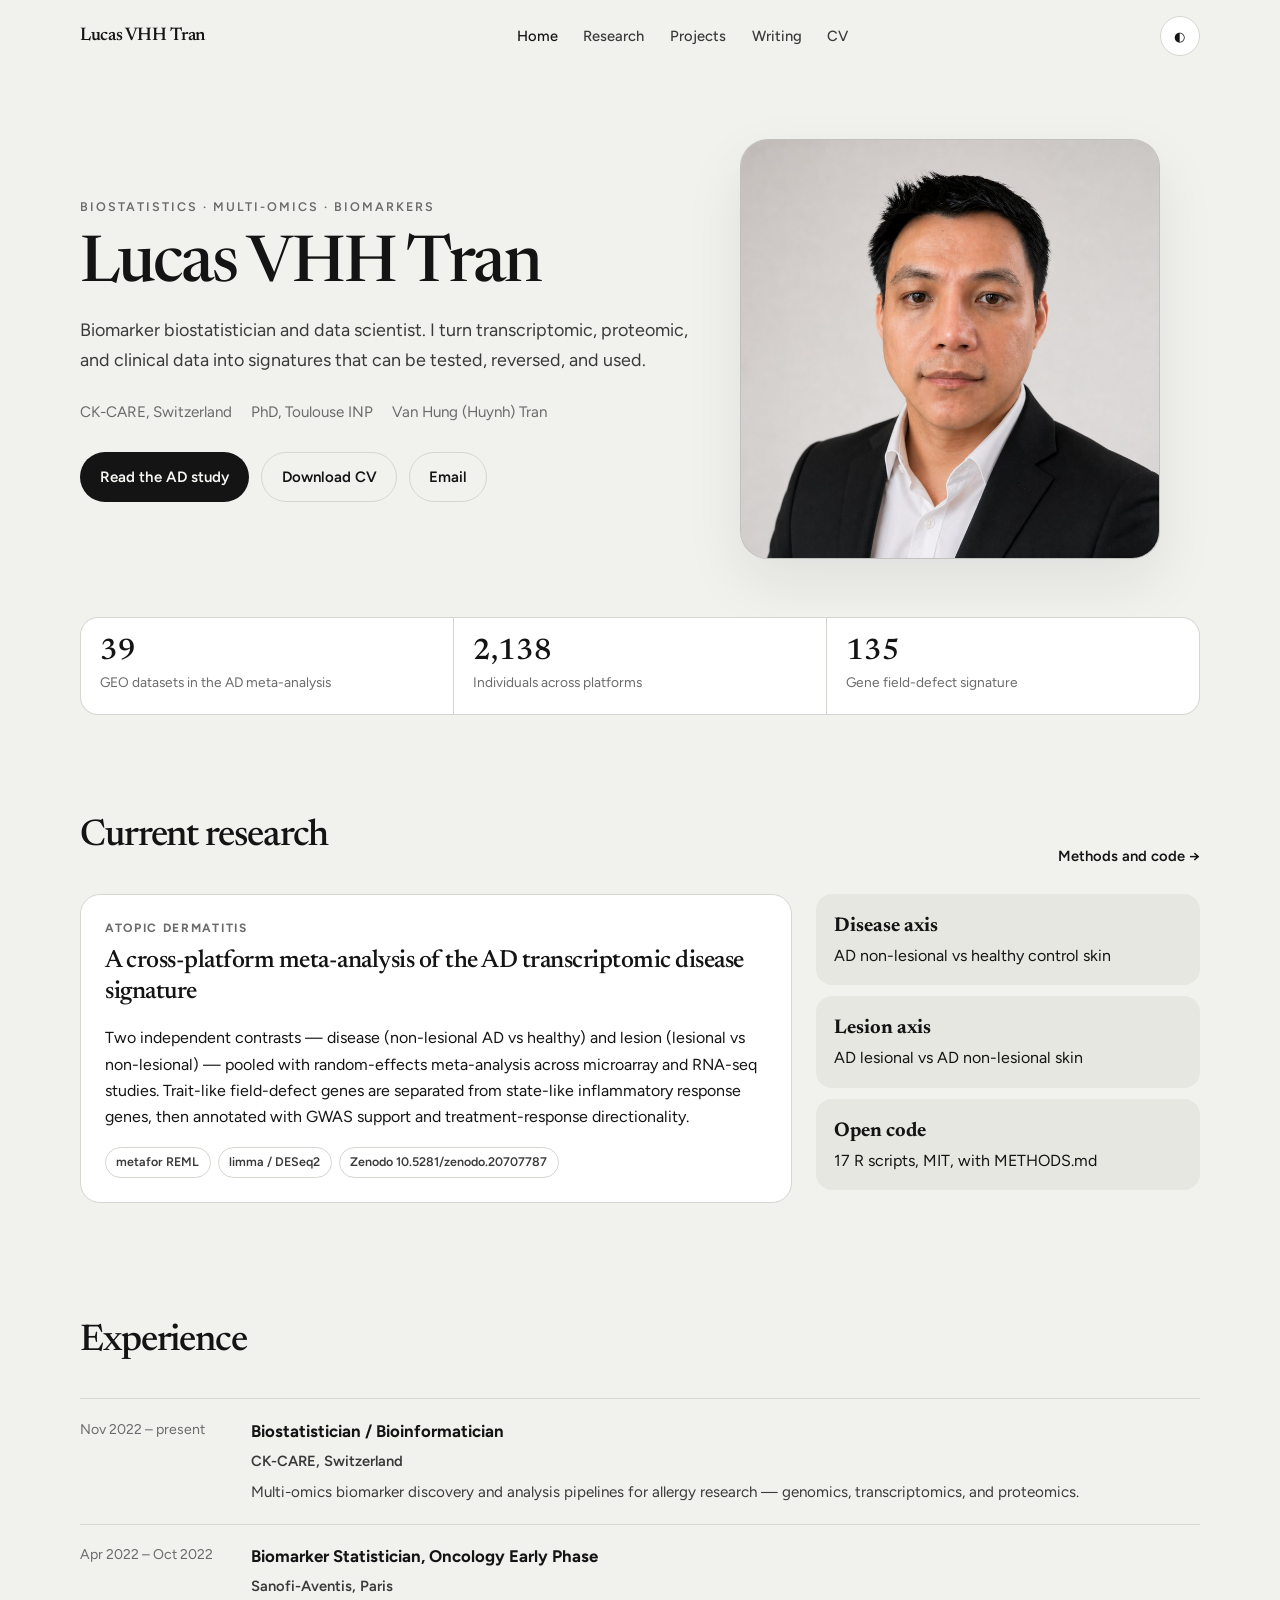
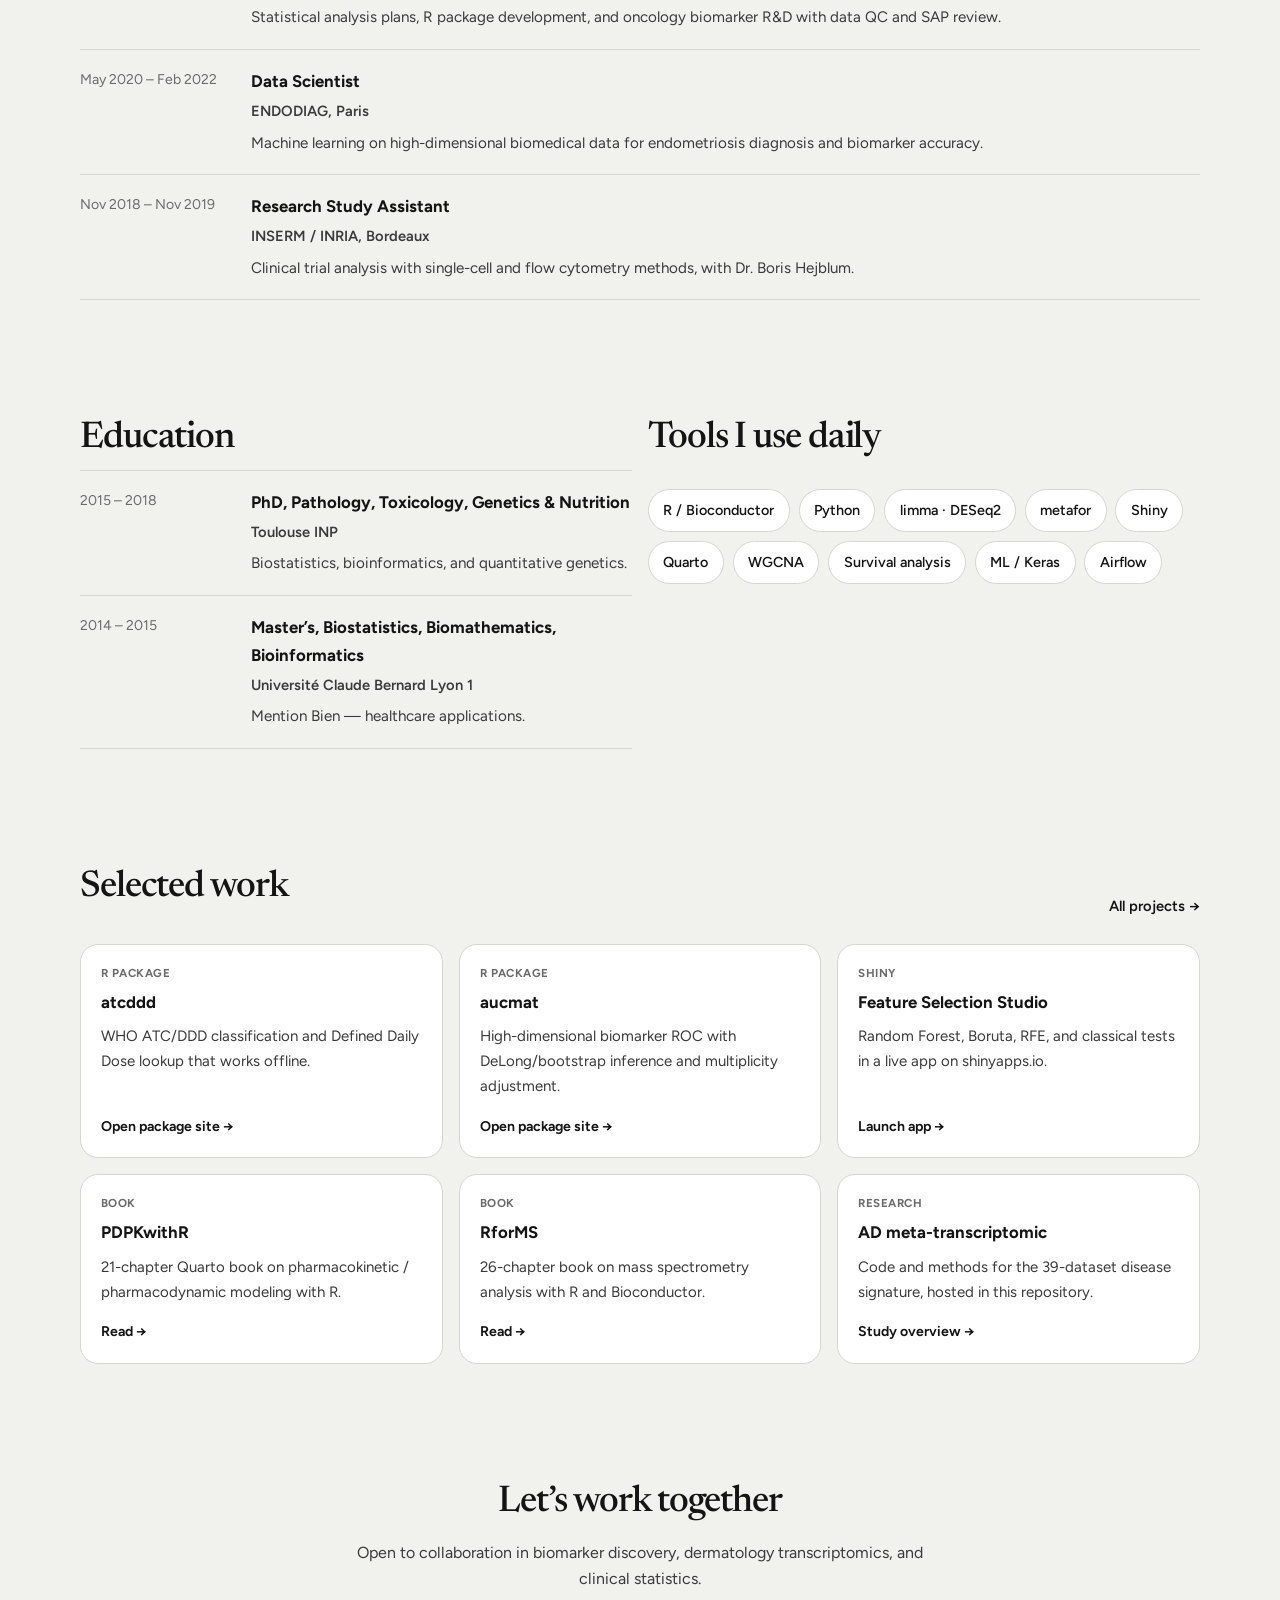
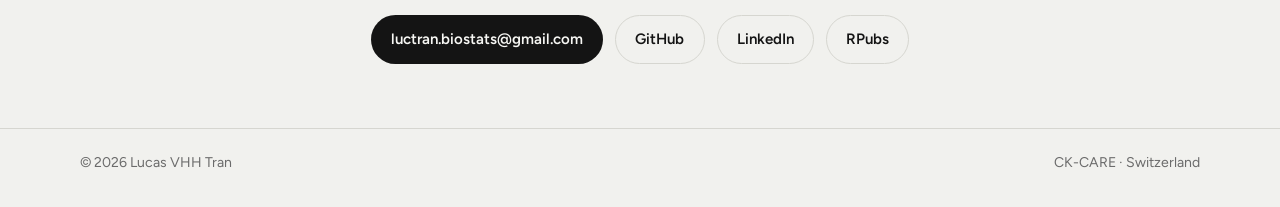
<file: docs/index.html>
<!DOCTYPE html>
<html lang="en">
<head>
  <meta charset="UTF-8">
  <meta name="viewport" content="width=device-width, initial-scale=1.0">
  <title>Lucas VHH Tran — Biomarker Biostatistician</title>
  <meta name="description" content="Lucas VHH Tran (Van Hung Huynh-Tran) — biomarker biostatistician and data scientist. Cross-platform meta-analysis of the atopic dermatitis transcriptomic disease signature.">
  <link rel="icon" href="assets/favicon.svg" type="image/svg+xml">
  <link rel="preconnect" href="https://fonts.googleapis.com">
  <link rel="preconnect" href="https://fonts.gstatic.com" crossorigin>
  <link href="https://fonts.googleapis.com/css2?family=Figtree:wght@400;500;600;700&family=Newsreader:opsz,wght@6..72,400;500;600&display=swap" rel="stylesheet">
  <link rel="stylesheet" href="css/style.css">
</head>
<body>
  <a class="skip-link" href="#main">Skip to content</a>
  <div class="progress" aria-hidden="true"></div>

  <header class="site-header">
    <div class="wrap nav">
      <a class="brand" href="index.html">Lucas VHH Tran</a>
      <nav class="nav-links" aria-label="Primary">
        <a href="index.html" aria-current="page">Home</a>
        <a href="research.html">Research</a>
        <a href="projects.html">Projects</a>
        <a href="blog.html">Writing</a>
        <a href="assets/CVLucasTRAN.pdf">CV</a>
      </nav>
      <div class="nav-actions">
        <button class="icon-btn" type="button" data-theme-toggle aria-label="Toggle dark mode" title="Toggle theme">◐</button>
        <button class="menu-btn" type="button" data-menu aria-expanded="false" aria-label="Open menu">☰</button>
      </div>
    </div>
    <nav class="wrap mobile-panel" data-mobile-nav>
      <a href="index.html">Home</a>
      <a href="research.html">Research</a>
      <a href="projects.html">Projects</a>
      <a href="blog.html">Writing</a>
      <a href="assets/CVLucasTRAN.pdf">CV</a>
    </nav>
  </header>

  <main id="main">
    <section class="hero">
      <div class="wrap hero-grid">
        <div>
          <p class="kicker">Biostatistics · Multi-omics · Biomarkers</p>
          <h1>Lucas VHH Tran</h1>
          <p class="lede">Biomarker biostatistician and data scientist. I turn transcriptomic, proteomic, and clinical data into signatures that can be tested, reversed, and used.</p>
          <div class="meta-row">
            <span>CK-CARE, Switzerland</span>
            <span>PhD, Toulouse INP</span>
            <span>Van Hung (Huynh) Tran</span>
          </div>
          <div class="actions">
            <a class="btn btn-primary" href="research.html">Read the AD study</a>
            <a class="btn btn-ghost" href="assets/CVLucasTRAN.pdf">Download CV</a>
            <a class="btn btn-ghost" href="mailto:luctran.biostats@gmail.com">Email</a>
          </div>
        </div>
        <figure class="portrait">
          <img src="assets/profile.jpg" width="800" height="800" alt="Professional headshot of Lucas VHH Tran in a black blazer and white open-collar shirt against a light gray studio background">
        </figure>
      </div>
      <div class="wrap">
        <div class="stats">
          <div class="stat"><b>39</b><span>GEO datasets in the AD meta-analysis</span></div>
          <div class="stat"><b>2,138</b><span>Individuals across platforms</span></div>
          <div class="stat"><b>135</b><span>Gene field-defect signature</span></div>
        </div>
      </div>
    </section>

    <section class="section" id="research">
      <div class="wrap">
        <div class="section-head">
          <h2>Current research</h2>
          <a class="section-link" href="research.html">Methods and code →</a>
        </div>
        <div class="research-hero">
          <article class="panel">
            <p class="eyebrow">Atopic dermatitis</p>
            <h3>A cross-platform meta-analysis of the AD transcriptomic disease signature</h3>
            <p>Two independent contrasts — disease (non-lesional AD vs healthy) and lesion (lesional vs non-lesional) — pooled with random-effects meta-analysis across microarray and RNA-seq studies. Trait-like field-defect genes are separated from state-like inflammatory response genes, then annotated with GWAS support and treatment-response directionality.</p>
            <div class="chip-row">
              <span class="chip">metafor REML</span>
              <span class="chip">limma / DESeq2</span>
              <span class="chip">Zenodo 10.5281/zenodo.20707787</span>
            </div>
          </article>
          <div>
            <div class="fact"><b>Disease axis</b>AD non-lesional vs healthy control skin</div>
            <div class="fact"><b>Lesion axis</b>AD lesional vs AD non-lesional skin</div>
            <div class="fact"><b>Open code</b>17 R scripts, MIT, with METHODS.md</div>
          </div>
        </div>
      </div>
    </section>

    <section class="section" id="about">
      <div class="wrap">
        <div class="section-head">
          <h2>Experience</h2>
        </div>
        <div class="timeline">
          <article class="job">
            <div class="when">Nov 2022 – present</div>
            <div>
              <h3>Biostatistician / Bioinformatician</h3>
              <div class="org">CK-CARE, Switzerland</div>
              <p>Multi-omics biomarker discovery and analysis pipelines for allergy research — genomics, transcriptomics, and proteomics.</p>
            </div>
          </article>
          <article class="job">
            <div class="when">Apr 2022 – Oct 2022</div>
            <div>
              <h3>Biomarker Statistician, Oncology Early Phase</h3>
              <div class="org">Sanofi-Aventis, Paris</div>
              <p>Statistical analysis plans, R package development, and oncology biomarker R&amp;D with data QC and SAP review.</p>
            </div>
          </article>
          <article class="job">
            <div class="when">May 2020 – Feb 2022</div>
            <div>
              <h3>Data Scientist</h3>
              <div class="org">ENDODIAG, Paris</div>
              <p>Machine learning on high-dimensional biomedical data for endometriosis diagnosis and biomarker accuracy.</p>
            </div>
          </article>
          <article class="job">
            <div class="when">Nov 2018 – Nov 2019</div>
            <div>
              <h3>Research Study Assistant</h3>
              <div class="org">INSERM / INRIA, Bordeaux</div>
              <p>Clinical trial analysis with single-cell and flow cytometry methods, with Dr. Boris Hejblum.</p>
            </div>
          </article>
        </div>
      </div>
    </section>

    <section class="section">
      <div class="wrap grid-2">
        <div>
          <h2>Education</h2>
          <article class="job">
            <div class="when">2015 – 2018</div>
            <div>
              <h3>PhD, Pathology, Toxicology, Genetics &amp; Nutrition</h3>
              <div class="org">Toulouse INP</div>
              <p>Biostatistics, bioinformatics, and quantitative genetics.</p>
            </div>
          </article>
          <article class="job">
            <div class="when">2014 – 2015</div>
            <div>
              <h3>Master’s, Biostatistics, Biomathematics, Bioinformatics</h3>
              <div class="org">Université Claude Bernard Lyon 1</div>
              <p>Mention Bien — healthcare applications.</p>
            </div>
          </article>
        </div>
        <div>
          <h2>Tools I use daily</h2>
          <div class="skills" style="margin-top:1.2rem">
            <span class="skill">R / Bioconductor</span>
            <span class="skill">Python</span>
            <span class="skill">limma · DESeq2</span>
            <span class="skill">metafor</span>
            <span class="skill">Shiny</span>
            <span class="skill">Quarto</span>
            <span class="skill">WGCNA</span>
            <span class="skill">Survival analysis</span>
            <span class="skill">ML / Keras</span>
            <span class="skill">Airflow</span>
          </div>
        </div>
      </div>
    </section>

    <section class="section">
      <div class="wrap">
        <div class="section-head">
          <h2>Selected work</h2>
          <a class="section-link" href="projects.html">All projects →</a>
        </div>
        <div class="project-grid">
          <article class="card">
            <span class="tag">R package</span>
            <h3>atcddd</h3>
            <p>WHO ATC/DDD classification and Defined Daily Dose lookup that works offline.</p>
            <a class="more" href="https://vanhungtran.github.io/atcddd/">Open package site →</a>
          </article>
          <article class="card">
            <span class="tag">R package</span>
            <h3>aucmat</h3>
            <p>High-dimensional biomarker ROC with DeLong/bootstrap inference and multiplicity adjustment.</p>
            <a class="more" href="https://vanhungtran.github.io/aucmat/">Open package site →</a>
          </article>
          <article class="card">
            <span class="tag">Shiny</span>
            <h3>Feature Selection Studio</h3>
            <p>Random Forest, Boruta, RFE, and classical tests in a live app on shinyapps.io.</p>
            <a class="more" href="https://vanhungtran.shinyapps.io/FSplus/">Launch app →</a>
          </article>
          <article class="card">
            <span class="tag">Book</span>
            <h3>PDPKwithR</h3>
            <p>21-chapter Quarto book on pharmacokinetic / pharmacodynamic modeling with R.</p>
            <a class="more" href="https://vanhungtran.github.io/PDPKwithR/">Read →</a>
          </article>
          <article class="card">
            <span class="tag">Book</span>
            <h3>RforMS</h3>
            <p>26-chapter book on mass spectrometry analysis with R and Bioconductor.</p>
            <a class="more" href="https://vanhungtran.github.io/RforMS/">Read →</a>
          </article>
          <article class="card">
            <span class="tag">Research</span>
            <h3>AD meta-transcriptomic</h3>
            <p>Code and methods for the 39-dataset disease signature, hosted in this repository.</p>
            <a class="more" href="research.html">Study overview →</a>
          </article>
        </div>
      </div>
    </section>

    <section class="section contact" id="contact">
      <div class="wrap">
        <h2>Let’s work together</h2>
        <p>Open to collaboration in biomarker discovery, dermatology transcriptomics, and clinical statistics.</p>
        <div class="actions" style="justify-content:center">
          <a class="btn btn-primary" href="mailto:luctran.biostats@gmail.com">luctran.biostats@gmail.com</a>
          <a class="btn btn-ghost" href="https://github.com/vanhungtran">GitHub</a>
          <a class="btn btn-ghost" href="https://www.linkedin.com/in/lucas-vh-t-b9836283">LinkedIn</a>
          <a class="btn btn-ghost" href="https://rpubs.com/hung/">RPubs</a>
        </div>
      </div>
    </section>
  </main>

  <footer class="site-footer">
    <div class="wrap footer-row">
      <span>© 2026 Lucas VHH Tran</span>
      <span>CK-CARE · Switzerland</span>
    </div>
  </footer>
  <script src="js/main.js"></script>
</body>
</html>
</file>
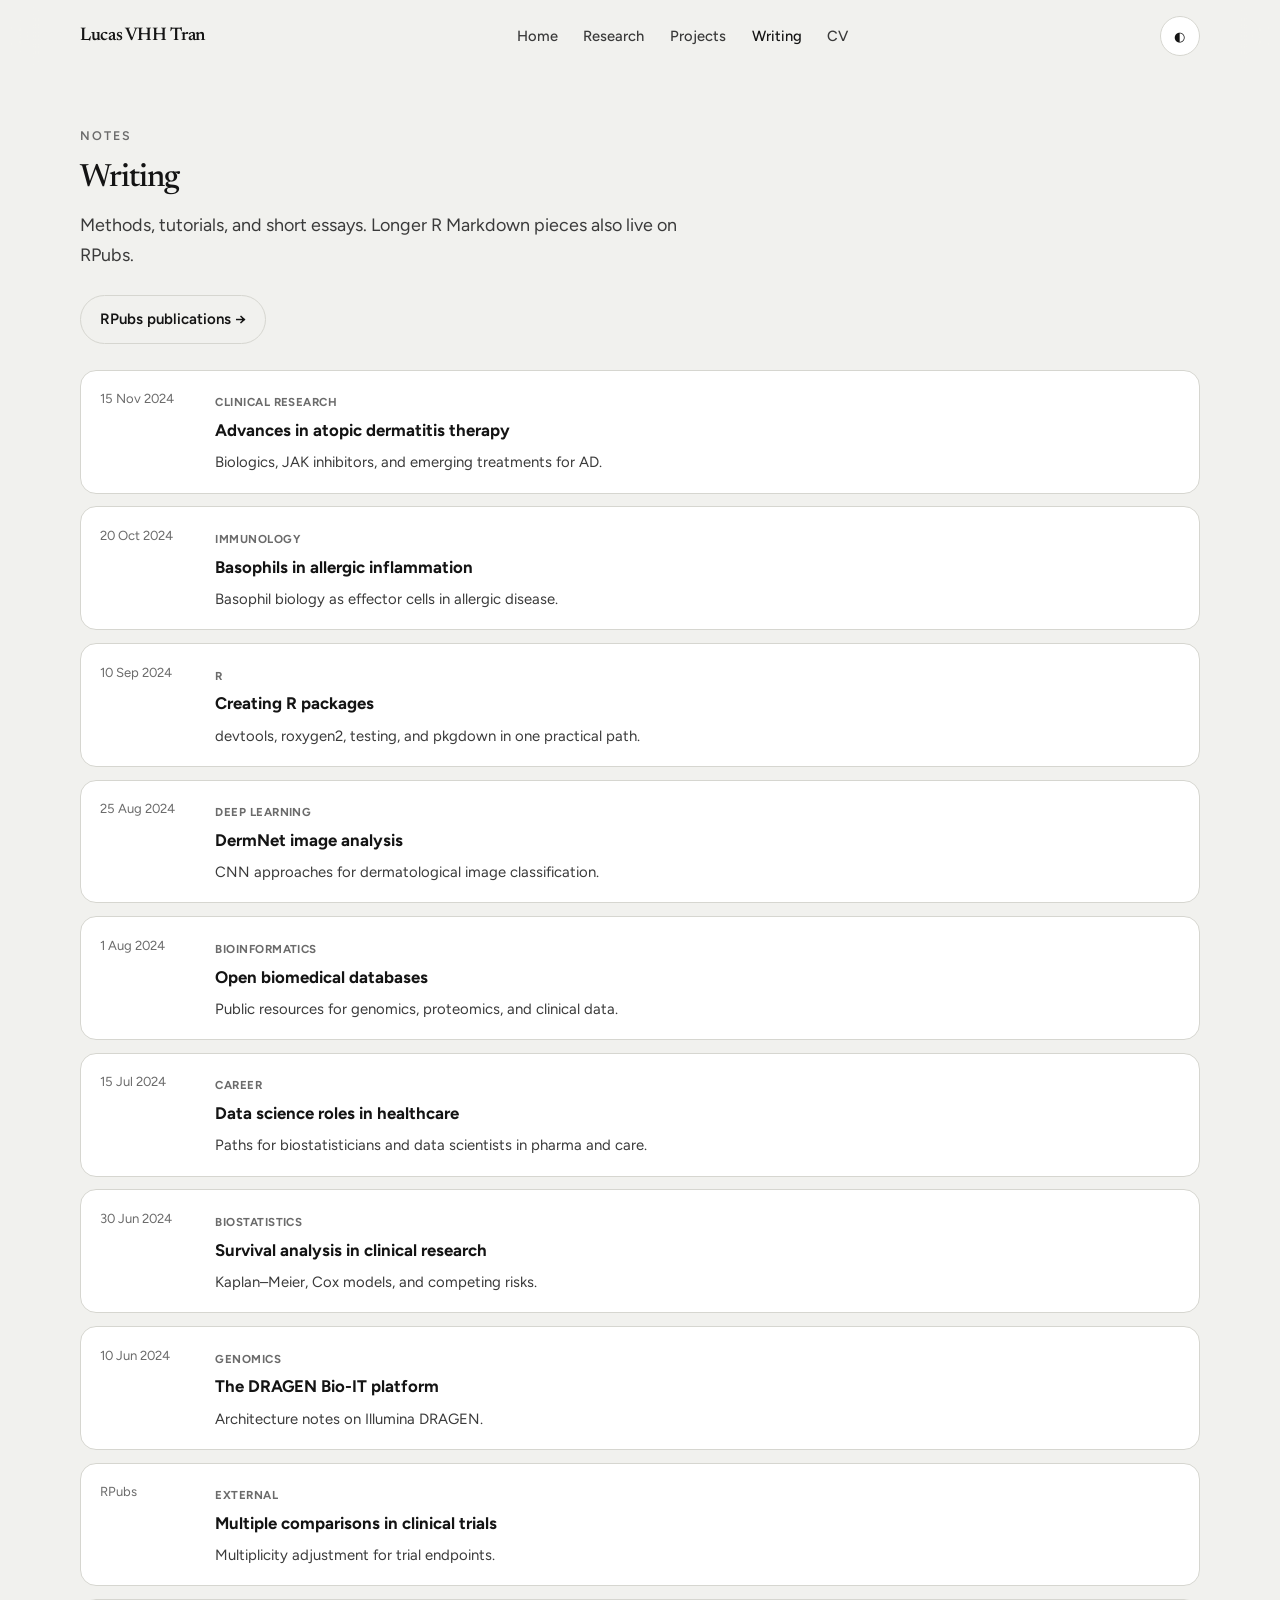
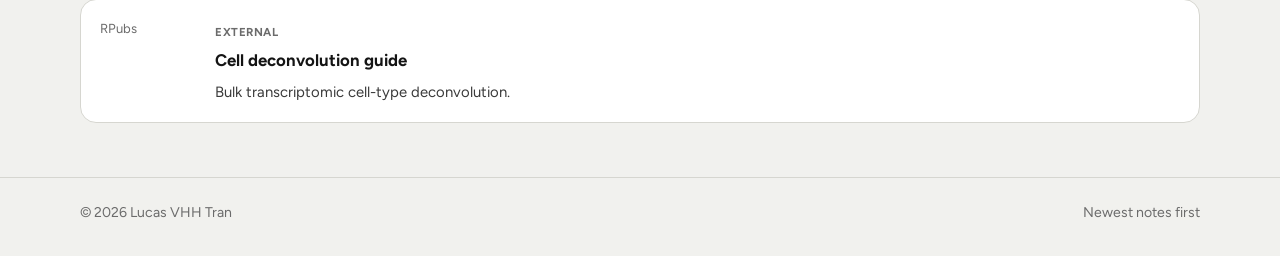
<file: docs/blog.html>
<!DOCTYPE html>
<html lang="en">
<head>
  <meta charset="UTF-8">
  <meta name="viewport" content="width=device-width, initial-scale=1.0">
  <title>Writing — Lucas VHH Tran</title>
  <meta name="description" content="Notes on biostatistics, dermatology, and computational biology by Lucas VHH Tran.">
  <link rel="icon" href="assets/favicon.svg" type="image/svg+xml">
  <link rel="preconnect" href="https://fonts.googleapis.com">
  <link rel="preconnect" href="https://fonts.gstatic.com" crossorigin>
  <link href="https://fonts.googleapis.com/css2?family=Figtree:wght@400;500;600;700&family=Newsreader:opsz,wght@6..72,400;500;600&display=swap" rel="stylesheet">
  <link rel="stylesheet" href="css/style.css">
</head>
<body>
  <a class="skip-link" href="#main">Skip to content</a>
  <div class="progress" aria-hidden="true"></div>
  <header class="site-header">
    <div class="wrap nav">
      <a class="brand" href="index.html">Lucas VHH Tran</a>
      <nav class="nav-links" aria-label="Primary">
        <a href="index.html">Home</a>
        <a href="research.html">Research</a>
        <a href="projects.html">Projects</a>
        <a href="blog.html" aria-current="page">Writing</a>
        <a href="assets/CVLucasTRAN.pdf">CV</a>
      </nav>
      <div class="nav-actions">
        <button class="icon-btn" type="button" data-theme-toggle aria-label="Toggle dark mode">◐</button>
        <button class="menu-btn" type="button" data-menu aria-expanded="false" aria-label="Open menu">☰</button>
      </div>
    </div>
    <nav class="wrap mobile-panel" data-mobile-nav>
      <a href="index.html">Home</a>
      <a href="research.html">Research</a>
      <a href="projects.html">Projects</a>
      <a href="blog.html">Writing</a>
      <a href="assets/CVLucasTRAN.pdf">CV</a>
    </nav>
  </header>

  <main id="main" class="section">
    <div class="wrap">
      <p class="kicker">Notes</p>
      <h1 class="page-title">Writing</h1>
      <p class="lede">Methods, tutorials, and short essays. Longer R Markdown pieces also live on RPubs.</p>
      <p style="margin-bottom:1.6rem"><a class="btn btn-ghost" href="https://rpubs.com/hung/">RPubs publications →</a></p>

      <div class="blog-list">
        <article class="blog-item">
          <time datetime="2024-11-15">15 Nov 2024</time>
          <div>
            <span class="tag">Clinical research</span>
            <h3><a href="https://vanhungtran.github.io/posts/ad-therapy/">Advances in atopic dermatitis therapy</a></h3>
            <p>Biologics, JAK inhibitors, and emerging treatments for AD.</p>
          </div>
        </article>
        <article class="blog-item">
          <time datetime="2024-10-20">20 Oct 2024</time>
          <div>
            <span class="tag">Immunology</span>
            <h3><a href="https://vanhungtran.github.io/posts/basophils/">Basophils in allergic inflammation</a></h3>
            <p>Basophil biology as effector cells in allergic disease.</p>
          </div>
        </article>
        <article class="blog-item">
          <time datetime="2024-09-10">10 Sep 2024</time>
          <div>
            <span class="tag">R</span>
            <h3><a href="https://vanhungtran.github.io/posts/create-r-package/">Creating R packages</a></h3>
            <p>devtools, roxygen2, testing, and pkgdown in one practical path.</p>
          </div>
        </article>
        <article class="blog-item">
          <time datetime="2024-08-25">25 Aug 2024</time>
          <div>
            <span class="tag">Deep learning</span>
            <h3><a href="https://vanhungtran.github.io/posts/dermnet/">DermNet image analysis</a></h3>
            <p>CNN approaches for dermatological image classification.</p>
          </div>
        </article>
        <article class="blog-item">
          <time datetime="2024-08-01">1 Aug 2024</time>
          <div>
            <span class="tag">Bioinformatics</span>
            <h3><a href="https://vanhungtran.github.io/posts/open-database/">Open biomedical databases</a></h3>
            <p>Public resources for genomics, proteomics, and clinical data.</p>
          </div>
        </article>
        <article class="blog-item">
          <time datetime="2024-07-15">15 Jul 2024</time>
          <div>
            <span class="tag">Career</span>
            <h3><a href="https://vanhungtran.github.io/posts/data-roles/">Data science roles in healthcare</a></h3>
            <p>Paths for biostatisticians and data scientists in pharma and care.</p>
          </div>
        </article>
        <article class="blog-item">
          <time datetime="2024-06-30">30 Jun 2024</time>
          <div>
            <span class="tag">Biostatistics</span>
            <h3><a href="https://vanhungtran.github.io/posts/survival-analysis/">Survival analysis in clinical research</a></h3>
            <p>Kaplan–Meier, Cox models, and competing risks.</p>
          </div>
        </article>
        <article class="blog-item">
          <time datetime="2024-06-10">10 Jun 2024</time>
          <div>
            <span class="tag">Genomics</span>
            <h3><a href="https://vanhungtran.github.io/posts/dragen-pipeline/">The DRAGEN Bio-IT platform</a></h3>
            <p>Architecture notes on Illumina DRAGEN.</p>
          </div>
        </article>
        <article class="blog-item">
          <time datetime="2024-01-01">RPubs</time>
          <div>
            <span class="tag">External</span>
            <h3><a href="https://rpubs.com/hung/1364583">Multiple comparisons in clinical trials</a></h3>
            <p>Multiplicity adjustment for trial endpoints.</p>
          </div>
        </article>
        <article class="blog-item">
          <time datetime="2024-01-01">RPubs</time>
          <div>
            <span class="tag">External</span>
            <h3><a href="https://rpubs.com/hung/1347954">Cell deconvolution guide</a></h3>
            <p>Bulk transcriptomic cell-type deconvolution.</p>
          </div>
        </article>
      </div>
    </div>
  </main>

  <footer class="site-footer">
    <div class="wrap footer-row">
      <span>© 2026 Lucas VHH Tran</span>
      <span>Newest notes first</span>
    </div>
  </footer>
  <script src="js/main.js"></script>
</body>
</html>
</file>
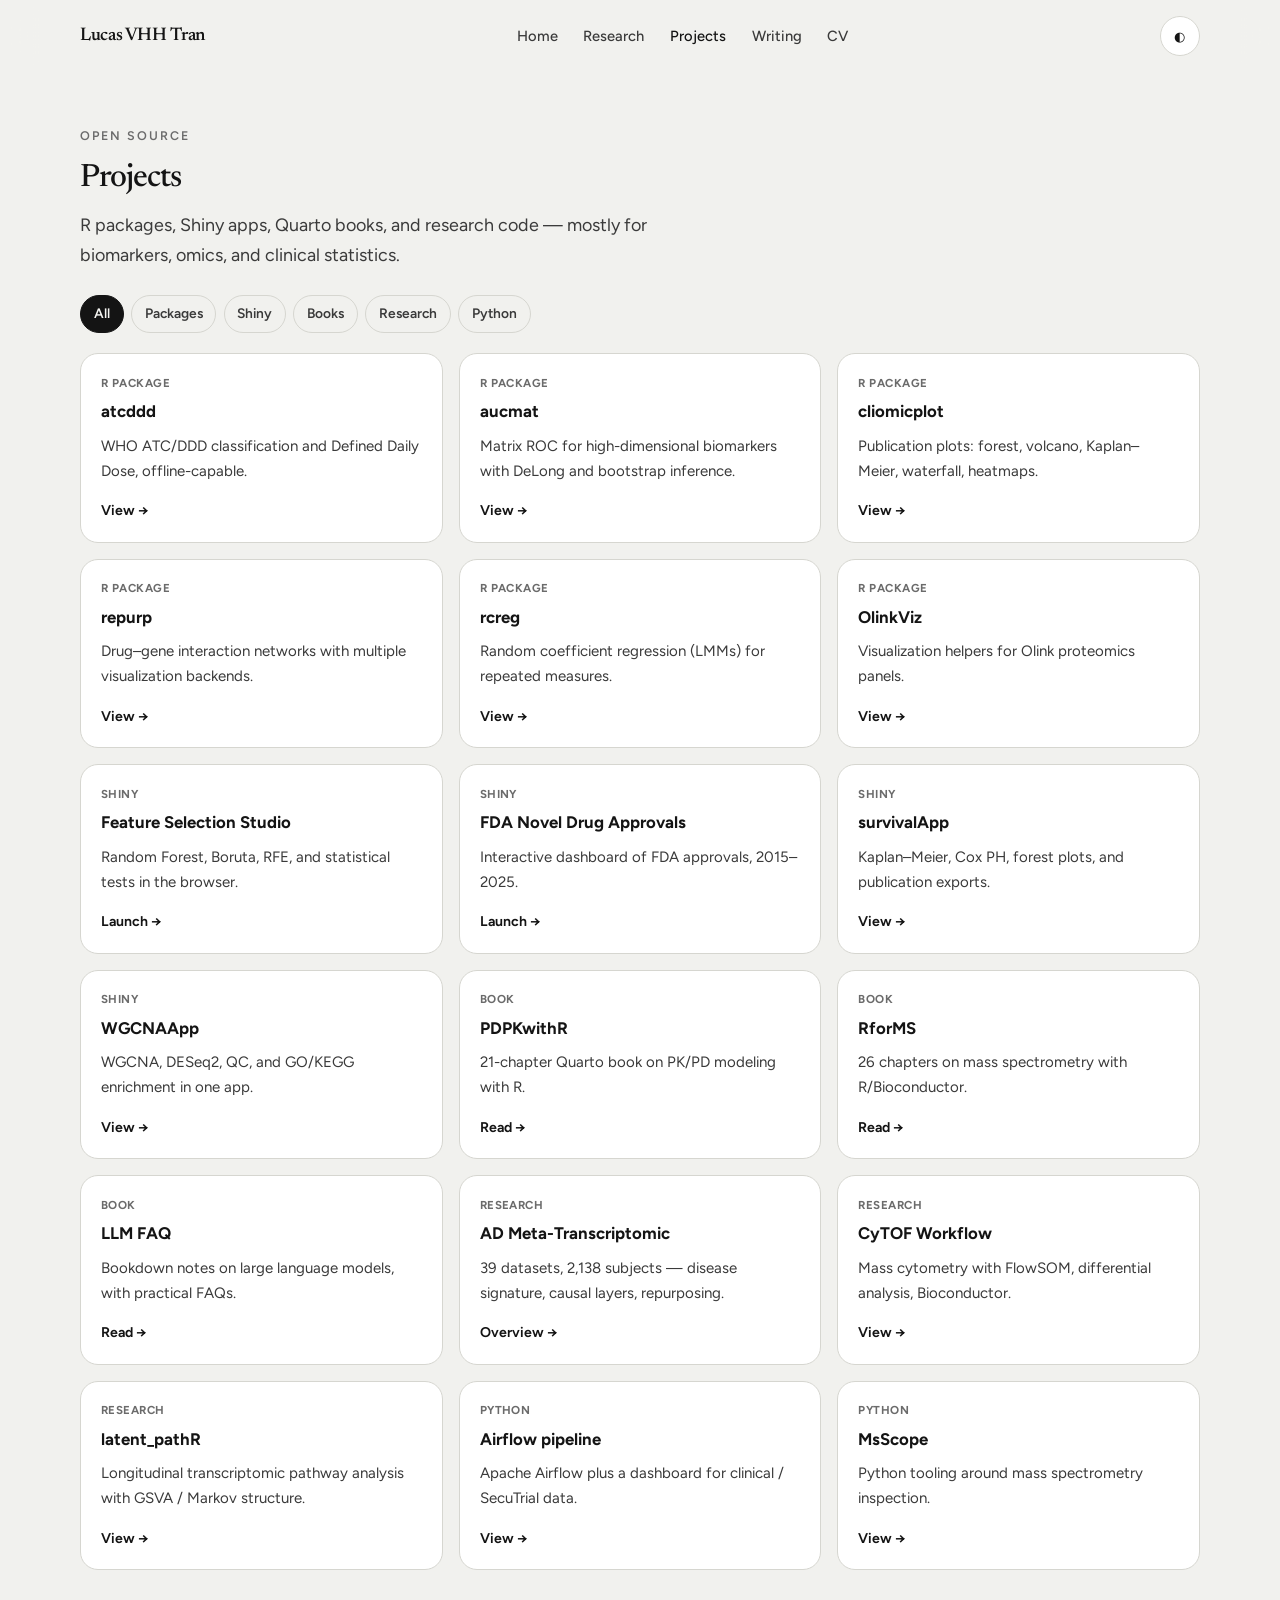
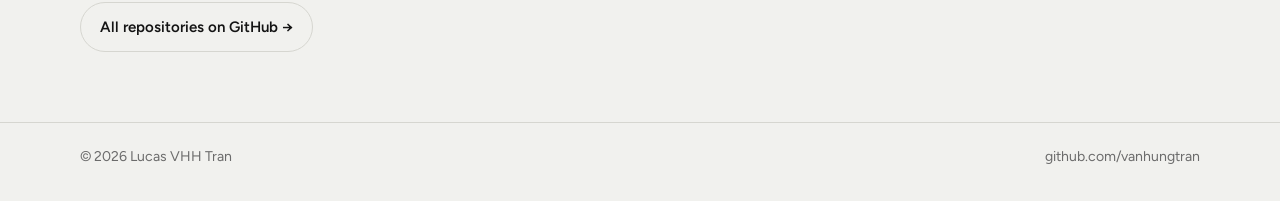
<file: docs/projects.html>
<!DOCTYPE html>
<html lang="en">
<head>
  <meta charset="UTF-8">
  <meta name="viewport" content="width=device-width, initial-scale=1.0">
  <title>Projects — Lucas VHH Tran</title>
  <meta name="description" content="Open-source biostatistics, bioinformatics, and data science projects by Lucas VHH Tran.">
  <link rel="icon" href="assets/favicon.svg" type="image/svg+xml">
  <link rel="preconnect" href="https://fonts.googleapis.com">
  <link rel="preconnect" href="https://fonts.gstatic.com" crossorigin>
  <link href="https://fonts.googleapis.com/css2?family=Figtree:wght@400;500;600;700&family=Newsreader:opsz,wght@6..72,400;500;600&display=swap" rel="stylesheet">
  <link rel="stylesheet" href="css/style.css">
</head>
<body>
  <a class="skip-link" href="#main">Skip to content</a>
  <div class="progress" aria-hidden="true"></div>
  <header class="site-header">
    <div class="wrap nav">
      <a class="brand" href="index.html">Lucas VHH Tran</a>
      <nav class="nav-links" aria-label="Primary">
        <a href="index.html">Home</a>
        <a href="research.html">Research</a>
        <a href="projects.html" aria-current="page">Projects</a>
        <a href="blog.html">Writing</a>
        <a href="assets/CVLucasTRAN.pdf">CV</a>
      </nav>
      <div class="nav-actions">
        <button class="icon-btn" type="button" data-theme-toggle aria-label="Toggle dark mode">◐</button>
        <button class="menu-btn" type="button" data-menu aria-expanded="false" aria-label="Open menu">☰</button>
      </div>
    </div>
    <nav class="wrap mobile-panel" data-mobile-nav>
      <a href="index.html">Home</a>
      <a href="research.html">Research</a>
      <a href="projects.html">Projects</a>
      <a href="blog.html">Writing</a>
      <a href="assets/CVLucasTRAN.pdf">CV</a>
    </nav>
  </header>

  <main id="main" class="section">
    <div class="wrap">
      <p class="kicker">Open source</p>
      <h1 class="page-title">Projects</h1>
      <p class="lede">R packages, Shiny apps, Quarto books, and research code — mostly for biomarkers, omics, and clinical statistics.</p>

      <div class="filters" role="tablist" aria-label="Filter projects">
        <button class="filter-btn is-on" type="button" data-filter="all">All</button>
        <button class="filter-btn" type="button" data-filter="package">Packages</button>
        <button class="filter-btn" type="button" data-filter="shiny">Shiny</button>
        <button class="filter-btn" type="button" data-filter="book">Books</button>
        <button class="filter-btn" type="button" data-filter="research">Research</button>
        <button class="filter-btn" type="button" data-filter="python">Python</button>
      </div>

      <div class="project-grid">
        <article class="card" data-category="package">
          <span class="tag">R package</span>
          <h3>atcddd</h3>
          <p>WHO ATC/DDD classification and Defined Daily Dose, offline-capable.</p>
          <a class="more" href="https://vanhungtran.github.io/atcddd/">View →</a>
        </article>
        <article class="card" data-category="package">
          <span class="tag">R package</span>
          <h3>aucmat</h3>
          <p>Matrix ROC for high-dimensional biomarkers with DeLong and bootstrap inference.</p>
          <a class="more" href="https://vanhungtran.github.io/aucmat/">View →</a>
        </article>
        <article class="card" data-category="package">
          <span class="tag">R package</span>
          <h3>cliomicplot</h3>
          <p>Publication plots: forest, volcano, Kaplan–Meier, waterfall, heatmaps.</p>
          <a class="more" href="https://vanhungtran.github.io/cliomicplot/">View →</a>
        </article>
        <article class="card" data-category="package">
          <span class="tag">R package</span>
          <h3>repurp</h3>
          <p>Drug–gene interaction networks with multiple visualization backends.</p>
          <a class="more" href="https://github.com/vanhungtran/repurp">View →</a>
        </article>
        <article class="card" data-category="package">
          <span class="tag">R package</span>
          <h3>rcreg</h3>
          <p>Random coefficient regression (LMMs) for repeated measures.</p>
          <a class="more" href="https://github.com/vanhungtran/rcreg">View →</a>
        </article>
        <article class="card" data-category="package">
          <span class="tag">R package</span>
          <h3>OlinkViz</h3>
          <p>Visualization helpers for Olink proteomics panels.</p>
          <a class="more" href="https://github.com/vanhungtran/OlinkViz">View →</a>
        </article>
        <article class="card" data-category="shiny">
          <span class="tag">Shiny</span>
          <h3>Feature Selection Studio</h3>
          <p>Random Forest, Boruta, RFE, and statistical tests in the browser.</p>
          <a class="more" href="https://vanhungtran.shinyapps.io/FSplus/">Launch →</a>
        </article>
        <article class="card" data-category="shiny">
          <span class="tag">Shiny</span>
          <h3>FDA Novel Drug Approvals</h3>
          <p>Interactive dashboard of FDA approvals, 2015–2025.</p>
          <a class="more" href="https://vanhungtran.shinyapps.io/shiapp/">Launch →</a>
        </article>
        <article class="card" data-category="shiny">
          <span class="tag">Shiny</span>
          <h3>survivalApp</h3>
          <p>Kaplan–Meier, Cox PH, forest plots, and publication exports.</p>
          <a class="more" href="https://github.com/vanhungtran/survivalApp">View →</a>
        </article>
        <article class="card" data-category="shiny">
          <span class="tag">Shiny</span>
          <h3>WGCNAApp</h3>
          <p>WGCNA, DESeq2, QC, and GO/KEGG enrichment in one app.</p>
          <a class="more" href="https://github.com/vanhungtran/WGCNAApp">View →</a>
        </article>
        <article class="card" data-category="book">
          <span class="tag">Book</span>
          <h3>PDPKwithR</h3>
          <p>21-chapter Quarto book on PK/PD modeling with R.</p>
          <a class="more" href="https://vanhungtran.github.io/PDPKwithR/">Read →</a>
        </article>
        <article class="card" data-category="book">
          <span class="tag">Book</span>
          <h3>RforMS</h3>
          <p>26 chapters on mass spectrometry with R/Bioconductor.</p>
          <a class="more" href="https://vanhungtran.github.io/RforMS/">Read →</a>
        </article>
        <article class="card" data-category="book">
          <span class="tag">Book</span>
          <h3>LLM FAQ</h3>
          <p>Bookdown notes on large language models, with practical FAQs.</p>
          <a class="more" href="https://bookdown.org/tranhungydhcm/mybook/">Read →</a>
        </article>
        <article class="card" data-category="research">
          <span class="tag">Research</span>
          <h3>AD Meta-Transcriptomic</h3>
          <p>39 datasets, 2,138 subjects — disease signature, causal layers, repurposing.</p>
          <a class="more" href="research.html">Overview →</a>
        </article>
        <article class="card" data-category="research">
          <span class="tag">Research</span>
          <h3>CyTOF Workflow</h3>
          <p>Mass cytometry with FlowSOM, differential analysis, Bioconductor.</p>
          <a class="more" href="https://vanhungtran.github.io/CyTOFworkflow/">View →</a>
        </article>
        <article class="card" data-category="research">
          <span class="tag">Research</span>
          <h3>latent_pathR</h3>
          <p>Longitudinal transcriptomic pathway analysis with GSVA / Markov structure.</p>
          <a class="more" href="https://github.com/vanhungtran/latent_pathR">View →</a>
        </article>
        <article class="card" data-category="python">
          <span class="tag">Python</span>
          <h3>Airflow pipeline</h3>
          <p>Apache Airflow plus a dashboard for clinical / SecuTrial data.</p>
          <a class="more" href="https://github.com/vanhungtran/airflow-data-pipeline">View →</a>
        </article>
        <article class="card" data-category="python">
          <span class="tag">Python</span>
          <h3>MsScope</h3>
          <p>Python tooling around mass spectrometry inspection.</p>
          <a class="more" href="https://github.com/vanhungtran/MsScope">View →</a>
        </article>
      </div>

      <p style="margin-top:2rem"><a class="btn btn-ghost" href="https://github.com/vanhungtran?tab=repositories">All repositories on GitHub →</a></p>
    </div>
  </main>

  <footer class="site-footer">
    <div class="wrap footer-row">
      <span>© 2026 Lucas VHH Tran</span>
      <span>github.com/vanhungtran</span>
    </div>
  </footer>
  <script src="js/main.js"></script>
</body>
</html>
</file>
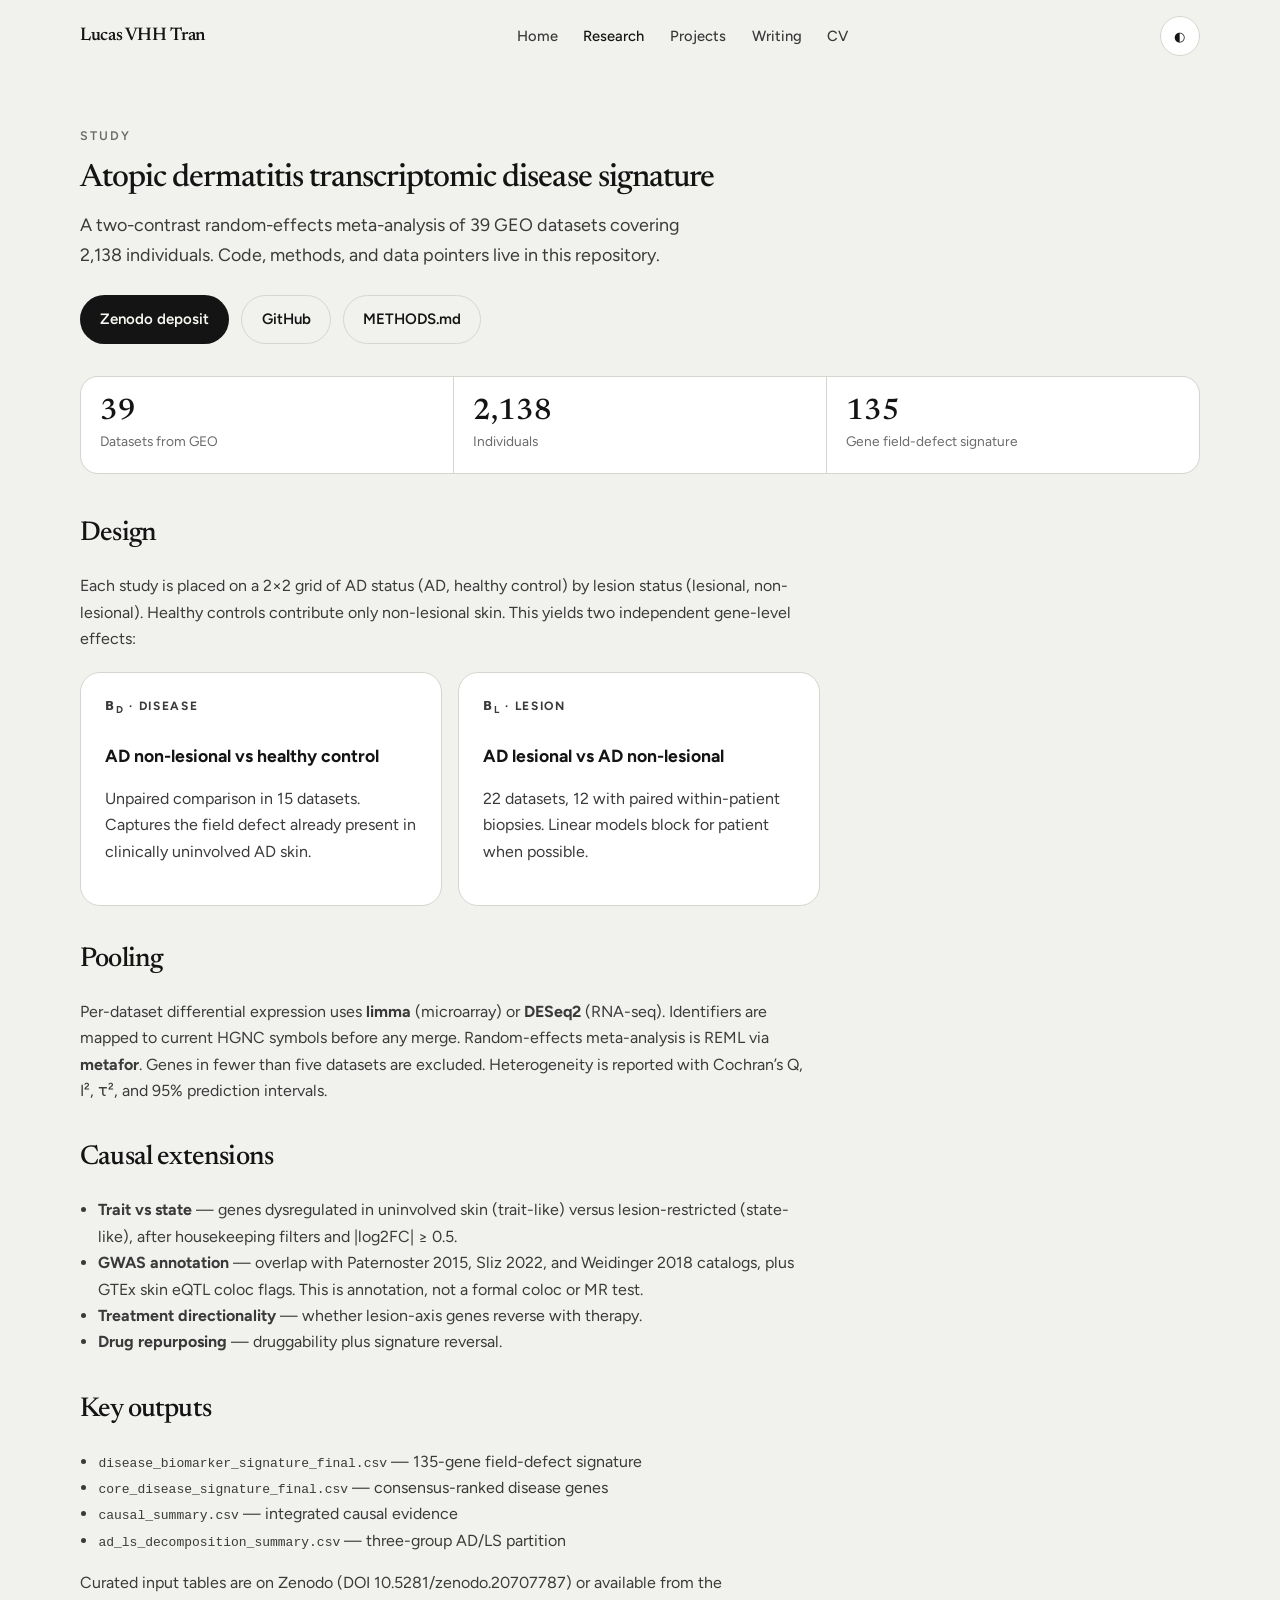
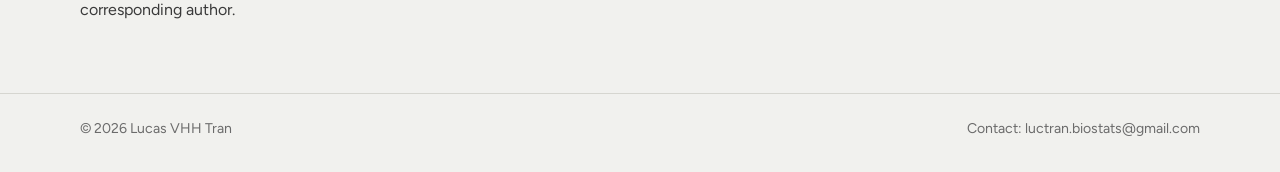
<file: docs/research.html>
<!DOCTYPE html>
<html lang="en">
<head>
  <meta charset="UTF-8">
  <meta name="viewport" content="width=device-width, initial-scale=1.0">
  <title>AD Meta-Transcriptomic Study — Lucas VHH Tran</title>
  <meta name="description" content="Methods and outputs for a cross-platform meta-analysis of the atopic dermatitis transcriptomic disease signature across 39 datasets and 2,138 individuals.">
  <link rel="icon" href="assets/favicon.svg" type="image/svg+xml">
  <link rel="preconnect" href="https://fonts.googleapis.com">
  <link rel="preconnect" href="https://fonts.gstatic.com" crossorigin>
  <link href="https://fonts.googleapis.com/css2?family=Figtree:wght@400;500;600;700&family=Newsreader:opsz,wght@6..72,400;500;600&display=swap" rel="stylesheet">
  <link rel="stylesheet" href="css/style.css">
</head>
<body>
  <a class="skip-link" href="#main">Skip to content</a>
  <div class="progress" aria-hidden="true"></div>
  <header class="site-header">
    <div class="wrap nav">
      <a class="brand" href="index.html">Lucas VHH Tran</a>
      <nav class="nav-links" aria-label="Primary">
        <a href="index.html">Home</a>
        <a href="research.html" aria-current="page">Research</a>
        <a href="projects.html">Projects</a>
        <a href="blog.html">Writing</a>
        <a href="assets/CVLucasTRAN.pdf">CV</a>
      </nav>
      <div class="nav-actions">
        <button class="icon-btn" type="button" data-theme-toggle aria-label="Toggle dark mode">◐</button>
        <button class="menu-btn" type="button" data-menu aria-expanded="false" aria-label="Open menu">☰</button>
      </div>
    </div>
    <nav class="wrap mobile-panel" data-mobile-nav>
      <a href="index.html">Home</a>
      <a href="research.html">Research</a>
      <a href="projects.html">Projects</a>
      <a href="blog.html">Writing</a>
      <a href="assets/CVLucasTRAN.pdf">CV</a>
    </nav>
  </header>

  <main id="main" class="section">
    <div class="wrap">
      <p class="kicker">Study</p>
      <h1 class="page-title">Atopic dermatitis transcriptomic disease signature</h1>
      <p class="lede">A two-contrast random-effects meta-analysis of 39 GEO datasets covering 2,138 individuals. Code, methods, and data pointers live in this repository.</p>
      <div class="actions" style="margin-bottom:2rem">
        <a class="btn btn-primary" href="https://doi.org/10.5281/zenodo.20707787">Zenodo deposit</a>
        <a class="btn btn-ghost" href="https://github.com/vanhungtran/Atopic-Dermatitis-Meta-Transcriptomic">GitHub</a>
        <a class="btn btn-ghost" href="https://github.com/vanhungtran/Atopic-Dermatitis-Meta-Transcriptomic/blob/master/METHODS.md">METHODS.md</a>
      </div>

      <div class="stats" style="margin-top:0">
        <div class="stat"><b>39</b><span>Datasets from GEO</span></div>
        <div class="stat"><b>2,138</b><span>Individuals</span></div>
        <div class="stat"><b>135</b><span>Gene field-defect signature</span></div>
      </div>

      <article class="prose" style="margin-top:2.4rem">
        <h2>Design</h2>
        <p>Each study is placed on a 2×2 grid of AD status (AD, healthy control) by lesion status (lesional, non-lesional). Healthy controls contribute only non-lesional skin. This yields two independent gene-level effects:</p>
        <div class="method-grid">
          <div class="panel">
            <p class="eyebrow">β<sub>D</sub> · disease</p>
            <h3>AD non-lesional vs healthy control</h3>
            <p>Unpaired comparison in 15 datasets. Captures the field defect already present in clinically uninvolved AD skin.</p>
          </div>
          <div class="panel">
            <p class="eyebrow">β<sub>L</sub> · lesion</p>
            <h3>AD lesional vs AD non-lesional</h3>
            <p>22 datasets, 12 with paired within-patient biopsies. Linear models block for patient when possible.</p>
          </div>
        </div>

        <h2>Pooling</h2>
        <p>Per-dataset differential expression uses <strong>limma</strong> (microarray) or <strong>DESeq2</strong> (RNA-seq). Identifiers are mapped to current HGNC symbols before any merge. Random-effects meta-analysis is REML via <strong>metafor</strong>. Genes in fewer than five datasets are excluded. Heterogeneity is reported with Cochran’s Q, I², τ², and 95% prediction intervals.</p>

        <h2>Causal extensions</h2>
        <ul>
          <li><strong>Trait vs state</strong> — genes dysregulated in uninvolved skin (trait-like) versus lesion-restricted (state-like), after housekeeping filters and |log2FC| ≥ 0.5.</li>
          <li><strong>GWAS annotation</strong> — overlap with Paternoster 2015, Sliz 2022, and Weidinger 2018 catalogs, plus GTEx skin eQTL coloc flags. This is annotation, not a formal coloc or MR test.</li>
          <li><strong>Treatment directionality</strong> — whether lesion-axis genes reverse with therapy.</li>
          <li><strong>Drug repurposing</strong> — druggability plus signature reversal.</li>
        </ul>

        <h2>Key outputs</h2>
        <ul>
          <li><code>disease_biomarker_signature_final.csv</code> — 135-gene field-defect signature</li>
          <li><code>core_disease_signature_final.csv</code> — consensus-ranked disease genes</li>
          <li><code>causal_summary.csv</code> — integrated causal evidence</li>
          <li><code>ad_ls_decomposition_summary.csv</code> — three-group AD/LS partition</li>
        </ul>
        <p>Curated input tables are on Zenodo (DOI 10.5281/zenodo.20707787) or available from the corresponding author.</p>
      </article>
    </div>
  </main>

  <footer class="site-footer">
    <div class="wrap footer-row">
      <span>© 2026 Lucas VHH Tran</span>
      <span>Contact: luctran.biostats@gmail.com</span>
    </div>
  </footer>
  <script src="js/main.js"></script>
</body>
</html>
</file>
<file: docs/css/style.css>
/* Lucas VHH Tran — editorial, studio-portrait palette */
:root {
  --bg: #f1f1ee;
  --bg-soft: #e7e7e2;
  --surface: #ffffff;
  --ink: #141414;
  --ink-2: #3a3a3a;
  --ink-3: #6b6b6b;
  --line: #d6d6d0;
  --accent: #141414;
  --accent-inv: #f7f7f4;
  --shadow: 0 24px 60px rgba(20, 20, 20, 0.08);
  --radius: 20px;
  --header-h: 72px;
  --max: 1120px;
  --serif: "Newsreader", "Iowan Old Style", Georgia, serif;
  --sans: "Figtree", "Segoe UI", system-ui, sans-serif;
}

[data-theme="dark"] {
  --bg: #0e0e0e;
  --bg-soft: #161616;
  --surface: #1c1c1c;
  --ink: #f4f4f1;
  --ink-2: #d0d0cc;
  --ink-3: #9a9a94;
  --line: #2c2c2c;
  --accent: #f4f4f1;
  --accent-inv: #111111;
  --shadow: 0 24px 60px rgba(0, 0, 0, 0.45);
}

*,
*::before,
*::after {
  box-sizing: border-box;
}

html {
  scroll-behavior: smooth;
}

body {
  margin: 0;
  font-family: var(--sans);
  background: var(--bg);
  color: var(--ink);
  line-height: 1.65;
  min-height: 100vh;
}

img {
  max-width: 100%;
  height: auto;
  display: block;
}

a {
  color: inherit;
  text-decoration-thickness: 1px;
  text-underline-offset: 3px;
}

a:hover {
  color: var(--ink-2);
}

.skip-link {
  position: absolute;
  left: -999px;
  top: 0;
  background: var(--ink);
  color: var(--accent-inv);
  padding: 0.6rem 1rem;
  z-index: 200;
}

.skip-link:focus {
  left: 1rem;
  top: 1rem;
}

.progress {
  position: fixed;
  top: 0;
  left: 0;
  height: 2px;
  width: 0;
  background: var(--ink);
  z-index: 80;
}

.wrap {
  width: min(var(--max), calc(100% - 40px));
  margin-inline: auto;
}

.site-header {
  position: sticky;
  top: 0;
  z-index: 50;
  height: var(--header-h);
  background: color-mix(in srgb, var(--bg) 86%, transparent);
  backdrop-filter: blur(16px);
  border-bottom: 1px solid transparent;
}

.site-header.is-scrolled {
  border-bottom-color: var(--line);
}

.nav {
  height: var(--header-h);
  display: flex;
  align-items: center;
  justify-content: space-between;
  gap: 1rem;
}

.brand {
  font-family: var(--serif);
  font-size: 1.15rem;
  font-weight: 560;
  letter-spacing: -0.02em;
  text-decoration: none;
}

.nav-links {
  display: flex;
  align-items: center;
  gap: 1.6rem;
}

.nav-links a {
  text-decoration: none;
  font-size: 0.92rem;
  font-weight: 500;
  color: var(--ink-2);
}

.nav-links a:hover,
.nav-links a[aria-current="page"] {
  color: var(--ink);
}

.nav-actions {
  display: flex;
  align-items: center;
  gap: 0.7rem;
}

.icon-btn,
.menu-btn {
  width: 40px;
  height: 40px;
  border: 1px solid var(--line);
  background: var(--surface);
  color: var(--ink);
  border-radius: 999px;
  cursor: pointer;
  display: grid;
  place-items: center;
}

.menu-btn {
  display: none;
}

.hero {
  padding: 3.2rem 0 2.4rem;
}

.hero-grid {
  display: grid;
  grid-template-columns: 1.15fr 0.85fr;
  gap: 3.5rem;
  align-items: center;
}

.kicker {
  font-size: 0.78rem;
  letter-spacing: 0.16em;
  text-transform: uppercase;
  color: var(--ink-3);
  font-weight: 600;
  margin: 0 0 0.9rem;
}

.hero h1,
.page-title {
  font-family: var(--serif);
  font-weight: 500;
  letter-spacing: -0.03em;
  line-height: 1.08;
  margin: 0 0 0.9rem;
}

.hero h1 {
  font-size: clamp(2.4rem, 5vw, 4.1rem);
}

.lede {
  font-size: 1.12rem;
  color: var(--ink-2);
  max-width: 38rem;
  margin: 0 0 1.6rem;
}

.meta-row {
  display: flex;
  flex-wrap: wrap;
  gap: 0.6rem 1.2rem;
  margin: 0 0 1.7rem;
  color: var(--ink-3);
  font-size: 0.95rem;
}

.actions {
  display: flex;
  flex-wrap: wrap;
  gap: 0.75rem;
}

.btn {
  display: inline-flex;
  align-items: center;
  justify-content: center;
  gap: 0.45rem;
  min-height: 46px;
  padding: 0.7rem 1.2rem;
  border-radius: 999px;
  font-weight: 600;
  font-size: 0.94rem;
  text-decoration: none;
  border: 1px solid transparent;
  transition: transform 0.2s ease, background 0.2s ease;
}

.btn:hover {
  transform: translateY(-1px);
  color: inherit;
}

.btn-primary {
  background: var(--accent);
  color: var(--accent-inv);
}

.btn-ghost {
  background: transparent;
  border-color: var(--line);
  color: var(--ink);
}

.portrait {
  justify-self: end;
  width: min(100%, 420px);
}

.portrait img {
  width: 100%;
  aspect-ratio: 1;
  object-fit: cover;
  border-radius: 28px;
  border: 1px solid color-mix(in srgb, var(--ink) 12%, transparent);
  box-shadow: var(--shadow);
  background: #d8d8d4;
}

.stats {
  display: grid;
  grid-template-columns: repeat(3, 1fr);
  gap: 1px;
  background: var(--line);
  border: 1px solid var(--line);
  border-radius: 18px;
  overflow: hidden;
  margin: 2.6rem 0 0;
}

.stat {
  background: var(--surface);
  padding: 1.15rem 1.2rem;
}

.stat b {
  display: block;
  font-family: var(--serif);
  font-size: 1.85rem;
  font-weight: 560;
  line-height: 1.1;
}

.stat span {
  color: var(--ink-3);
  font-size: 0.86rem;
}

.section {
  padding: 3.4rem 0;
}

.section-head {
  display: flex;
  justify-content: space-between;
  align-items: end;
  gap: 1rem;
  margin-bottom: 1.6rem;
}

.section h2 {
  font-family: var(--serif);
  font-size: clamp(1.7rem, 3vw, 2.3rem);
  font-weight: 520;
  letter-spacing: -0.03em;
  margin: 0;
}

.section-link {
  font-size: 0.92rem;
  font-weight: 600;
  text-decoration: none;
  white-space: nowrap;
}

.panel {
  background: var(--surface);
  border: 1px solid var(--line);
  border-radius: var(--radius);
  padding: 1.5rem;
}

.research-hero {
  display: grid;
  grid-template-columns: 1.3fr 0.7fr;
  gap: 1.5rem;
}

.eyebrow {
  font-size: 0.75rem;
  letter-spacing: 0.14em;
  text-transform: uppercase;
  color: var(--ink-3);
  font-weight: 700;
  margin: 0 0 0.55rem;
}

.research-hero h3 {
  font-family: var(--serif);
  font-size: 1.55rem;
  font-weight: 540;
  letter-spacing: -0.02em;
  line-height: 1.25;
  margin: 0 0 0.8rem;
}

.chip-row {
  display: flex;
  flex-wrap: wrap;
  gap: 0.45rem;
  margin-top: 1rem;
}

.chip {
  font-size: 0.78rem;
  font-weight: 600;
  padding: 0.28rem 0.65rem;
  border-radius: 999px;
  border: 1px solid var(--line);
  color: var(--ink-2);
}

.fact {
  background: var(--bg-soft);
  border-radius: 16px;
  padding: 1rem 1.1rem;
}

.fact + .fact {
  margin-top: 0.7rem;
}

.fact b {
  display: block;
  font-size: 1.25rem;
  font-family: var(--serif);
}

.grid-3,
.grid-2,
.project-grid {
  display: grid;
  gap: 1rem;
}

.grid-3 {
  grid-template-columns: repeat(3, 1fr);
}

.grid-2 {
  grid-template-columns: 1fr 1fr;
}

.project-grid {
  grid-template-columns: repeat(3, 1fr);
}

.card {
  background: var(--surface);
  border: 1px solid var(--line);
  border-radius: 18px;
  padding: 1.2rem 1.25rem;
  height: 100%;
  display: flex;
  flex-direction: column;
}

.card h3 {
  font-size: 1.05rem;
  margin: 0.35rem 0 0.5rem;
}

.card p {
  color: var(--ink-2);
  font-size: 0.94rem;
  margin: 0 0 1rem;
  flex: 1;
}

.card a.more {
  font-weight: 650;
  font-size: 0.88rem;
  text-decoration: none;
}

.tag {
  font-size: 0.72rem;
  font-weight: 700;
  letter-spacing: 0.04em;
  text-transform: uppercase;
  color: var(--ink-3);
}

.timeline {
  display: grid;
  gap: 0;
}

.job {
  display: grid;
  grid-template-columns: 9.5rem 1fr;
  gap: 1.2rem;
  padding: 1.15rem 0;
  border-top: 1px solid var(--line);
}

.job:last-child {
  border-bottom: 1px solid var(--line);
}

.job .when {
  color: var(--ink-3);
  font-size: 0.88rem;
}

.job h3 {
  margin: 0 0 0.2rem;
  font-size: 1.05rem;
}

.job .org {
  color: var(--ink-2);
  font-weight: 600;
  font-size: 0.92rem;
}

.job p {
  margin: 0.45rem 0 0;
  color: var(--ink-2);
  font-size: 0.95rem;
}

.skills {
  display: flex;
  flex-wrap: wrap;
  gap: 0.55rem;
}

.skill {
  background: var(--surface);
  border: 1px solid var(--line);
  border-radius: 999px;
  padding: 0.55rem 0.9rem;
  font-size: 0.9rem;
  font-weight: 550;
}

.contact {
  text-align: center;
  padding-bottom: 4rem;
}

.contact p {
  color: var(--ink-2);
  max-width: 36rem;
  margin: 0.4rem auto 1.4rem;
}

.site-footer {
  border-top: 1px solid var(--line);
  padding: 1.4rem 0 2rem;
  color: var(--ink-3);
  font-size: 0.88rem;
}

.footer-row {
  display: flex;
  justify-content: space-between;
  gap: 1rem;
  flex-wrap: wrap;
}

.filters {
  display: flex;
  flex-wrap: wrap;
  gap: 0.45rem;
  margin-bottom: 1.3rem;
}

.filter-btn {
  border: 1px solid var(--line);
  background: transparent;
  color: var(--ink-2);
  border-radius: 999px;
  padding: 0.4rem 0.8rem;
  cursor: pointer;
  font: inherit;
  font-size: 0.86rem;
  font-weight: 600;
}

.filter-btn.is-on {
  background: var(--accent);
  color: var(--accent-inv);
  border-color: var(--accent);
}

.prose {
  max-width: 740px;
}

.prose h2 {
  font-family: var(--serif);
  font-size: 1.7rem;
  margin: 2rem 0 0.7rem;
}

.prose h3 {
  font-size: 1.1rem;
  margin: 1.4rem 0 0.45rem;
}

.prose p,
.prose li {
  color: var(--ink-2);
}

.prose ul {
  padding-left: 1.15rem;
}

.method-grid {
  display: grid;
  grid-template-columns: 1fr 1fr;
  gap: 1rem;
  margin: 1.2rem 0 0;
}

.blog-list {
  display: grid;
  gap: 0.8rem;
}

.blog-item {
  display: grid;
  grid-template-columns: 6.2rem 1fr;
  gap: 1rem;
  padding: 1.1rem 1.2rem;
  background: var(--surface);
  border: 1px solid var(--line);
  border-radius: 16px;
}

.blog-item time {
  color: var(--ink-3);
  font-size: 0.82rem;
}

.blog-item h3 {
  margin: 0.15rem 0 0.35rem;
  font-size: 1.05rem;
}

.blog-item h3 a {
  text-decoration: none;
}

.blog-item p {
  margin: 0;
  color: var(--ink-2);
  font-size: 0.93rem;
}

.mobile-panel {
  display: none;
}

@media (max-width: 900px) {
  .hero-grid,
  .research-hero,
  .grid-3,
  .project-grid,
  .method-grid {
    grid-template-columns: 1fr;
  }

  .portrait {
    justify-self: center;
    width: min(100%, 340px);
    order: -1;
  }

  .nav-links {
    display: none;
  }

  .menu-btn {
    display: grid;
  }

  .mobile-panel.is-open {
    display: grid;
    gap: 0.9rem;
    padding: 0.4rem 0 1rem;
  }

  .mobile-panel a {
    text-decoration: none;
    font-weight: 600;
  }

  .job {
    grid-template-columns: 1fr;
    gap: 0.25rem;
  }

  .stats {
    grid-template-columns: 1fr;
  }
}

@media (max-width: 640px) {
  .wrap {
    width: min(var(--max), calc(100% - 28px));
  }

  .grid-2,
  .blog-item {
    grid-template-columns: 1fr;
  }

  .hero {
    padding-top: 1.6rem;
  }
}

@media (prefers-reduced-motion: reduce) {
  html {
    scroll-behavior: auto;
  }

  *,
  *::before,
  *::after {
    animation: none !important;
    transition: none !important;
  }
}
</file>
